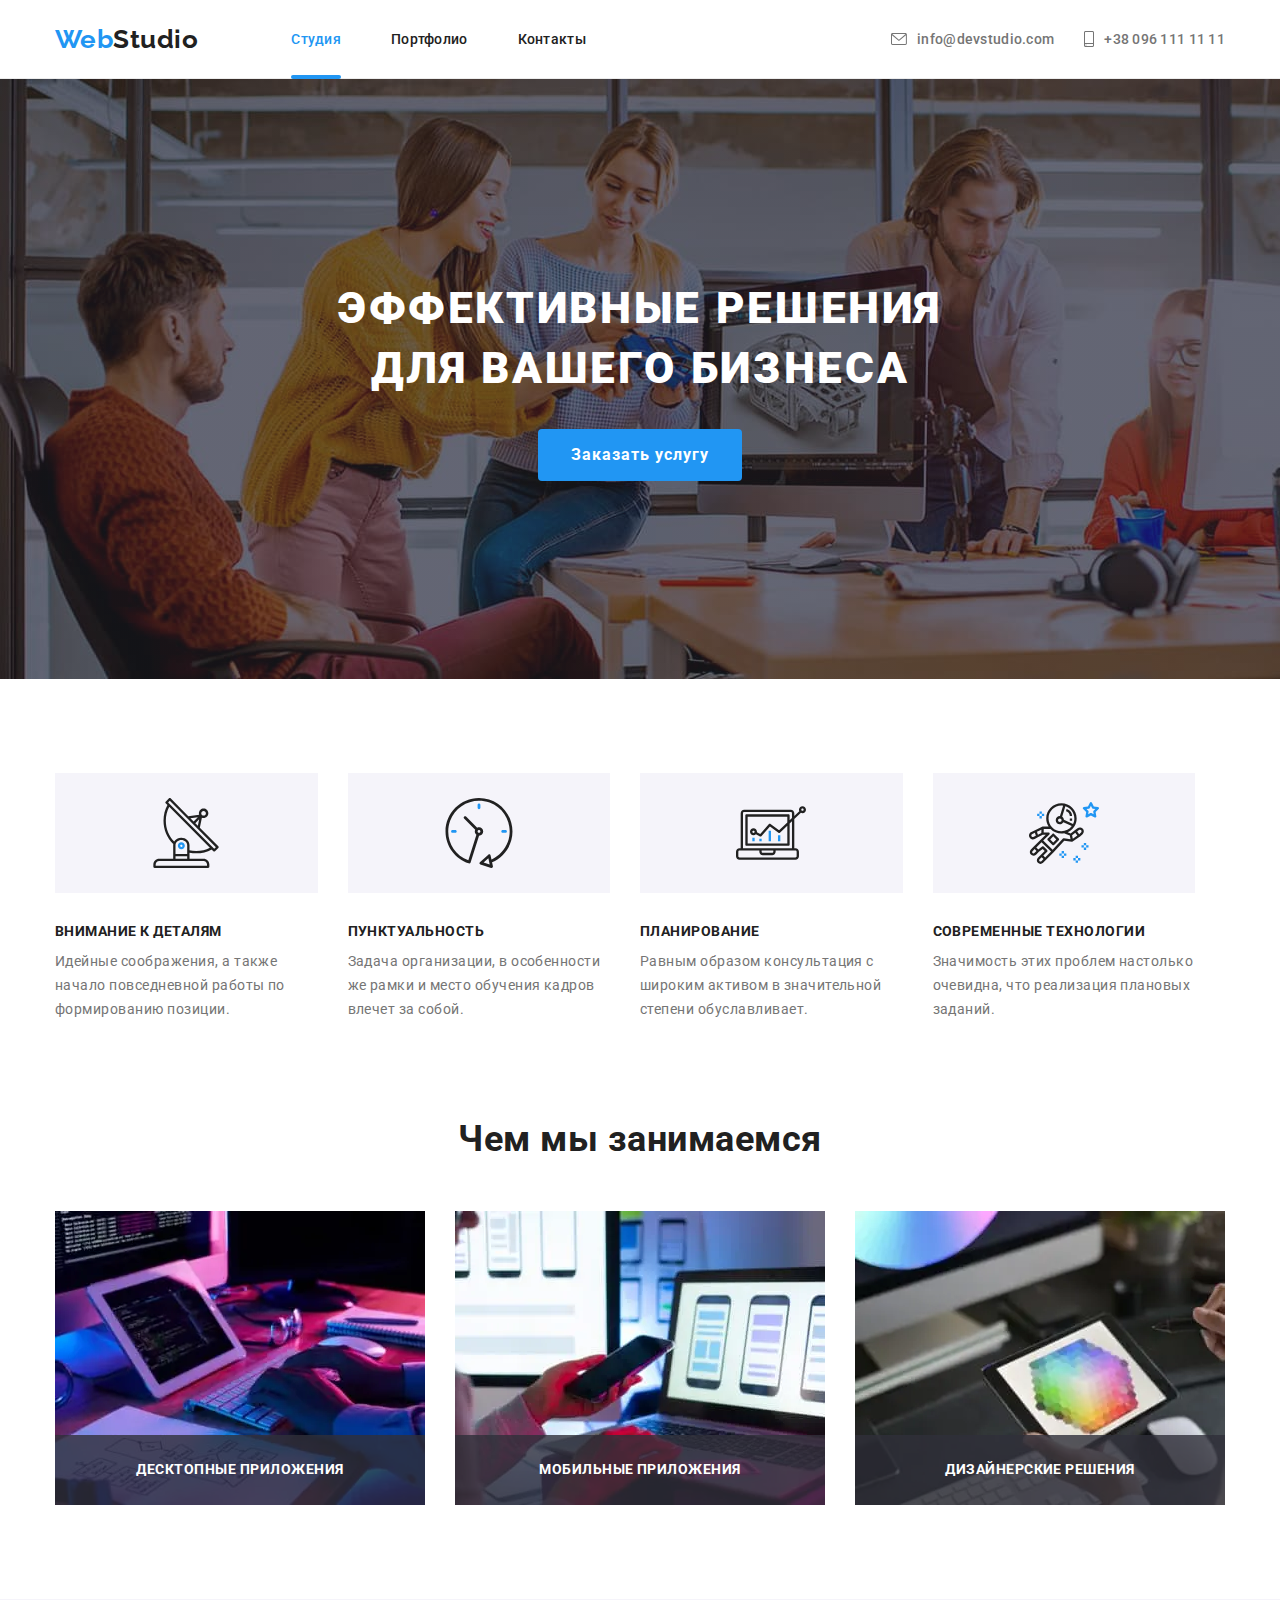
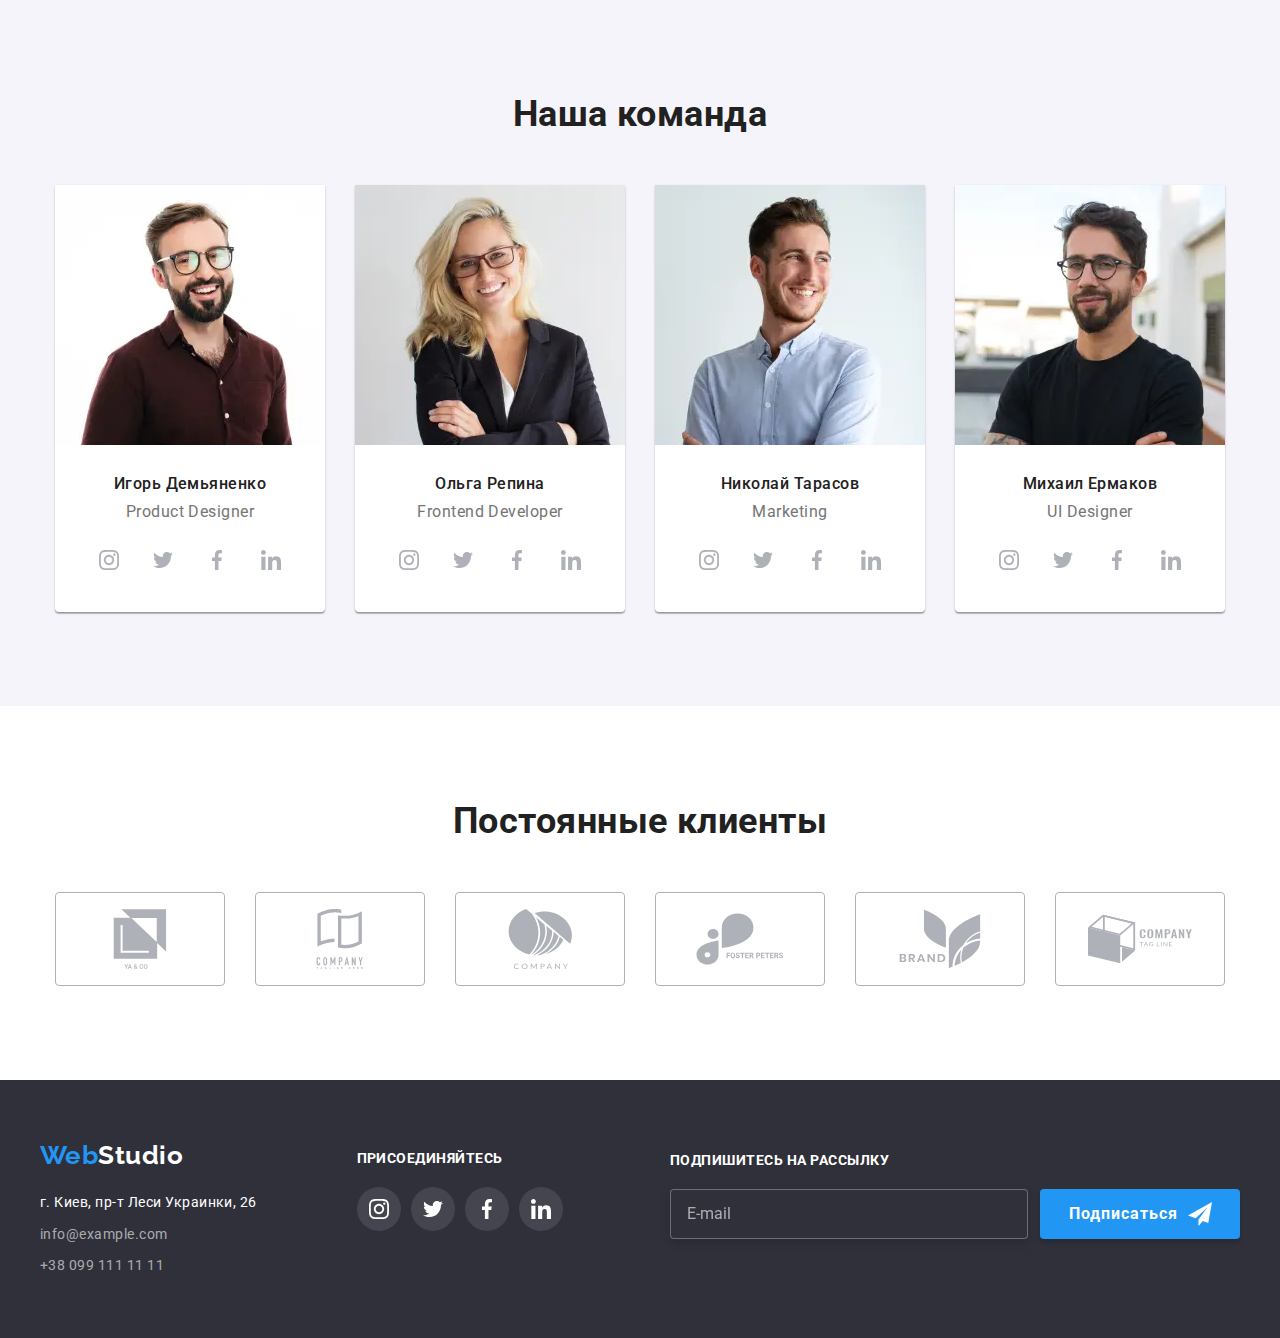
<file: index.html>
<!DOCTYPE html>
<html lang="ru">

<head>
  <meta charset="UTF-8" />
  <meta http-equiv="X-UA-Compatible" content="IE=edge" />
  <meta name="viewport" content="width=device-width, initial-scale=1.0" />
  <title>Студия</title>

  <link rel="preconnect" href="https://fonts.gstatic.com" />
  <link href="https://fonts.googleapis.com/css2?family=Raleway:wght@700&family=Roboto:wght@400;500;700;900&display=swap"
    rel="stylesheet" />
  <link rel="stylesheet"
    href="https://cdnjs.cloudflare.com/ajax/libs/modern-normalize/1.0.0/modern-normalize.min.css" />
  <link rel="stylesheet" href="./css/main.min.css">
</head>

<body>
  <!-- HEADER -->
  <header class="header header-section">
    <div class="container header-container">
      <a href="./index.html" lang="en" class="logo logo-geometry"><span class="logo__name-one">Web</span><span
          class="logo__name-two">Studio</span></a>
      <nav class="nav">
        <ul class="nav-list list">
          <li class="nav-list__point">
            <a href="./index.html" class="nav-list__item nav-list__item--current">Студия</a>
          </li>
          <li class="nav-list__point">
            <a href="./portfolio.html" class="nav-list__item">Портфолио</a>
          </li>
          <li class="nav-list__point"><a href="" class="nav-list__item">Контакты</a></li>
        </ul>
      </nav>

      <button class="burger-button" data-menu-open>
        <svg class="burger-button__icon">
          <use href="./images/sprite.svg#icon-menu-burger"></use>
        </svg>
      </button>

      <ul class="contacts list nav-contacts">
        <li class="contacts__point">
          <a href="mailto:info@devstudio.com" class="contacts__item">
            <svg class="contacts__icon contacts__icon--mail" width="16" height="12">
              <use href="./images/sprite.svg#icon-envelope"></use>
            </svg>
            info@devstudio.com</a>
        </li>
        <li class="contacts__point">
          <a href="tel:+380961111111" class="contacts__item">
            <svg class="contacts__icon contacts__icon--phone" width="10" height="16">
              <use href="./images/sprite.svg#icon-smartphone"></use>
            </svg>
            +38 096 111 11 11</a>
        </li>
      </ul>
    </div>
    <div class="mobile-menu" data-menu>
      <div class="container mobile-menu-container">
        <button class="mobile-close-button mobile-menu-container__close-button" data-menu-close>
          <svg class="mobile-close-button__icon">
            <use href="./images/sprite.svg#icon-close-button"></use>
          </svg>
        </button>
        <ul class="mobile-nav list">
          <li class="mobile-nav__item"><a href="./index.html" class="mobile-nav__link link">Студия</a></li>
          <li class="mobile-nav__item"><a href="./portfolio.html" class="mobile-nav__link link">Портфолио</a></li>
          <li class="mobile-nav__item"><a href="#" class="mobile-nav__link link">Контакты</a></li>
        </ul>
        <div class="mobile-bottom">
          <ul class="mobile-contacts list">
            <li class="mobile-contacts__point">
              <a href="mailto:info@devstudio.com" class="mobile-contacts__item link">
                <svg class="mobile-contacts__icon mobile-contacts__icon--mail" width="16" height="12">
                  <use href="./images/sprite.svg#icon-envelope"></use>
                </svg>
                info@devstudio.com</a>
            </li>
            <li class="mobile-contacts__point">
              <a href="tel:+380961111111" class="mobile-contacts__item--bigger link">
                <svg class="mobile-contacts__icon mobile-contacts__icon--phone" width="10" height="16">
                  <use href="./images/sprite.svg#icon-smartphone"></use>
                </svg>
                +38 096 111 11 11</a>
            </li>
          </ul>

          <ul class="mobile-social-networks list">
            <li class="mobile-social-networks__item"><a href="#" class="mobile-social-networks__link link">Instagram</a>
            </li>
            <li class="mobile-social-networks__item"><a href="#" class="mobile-social-networks__link link">Twitter</a>
            </li>
            <li class="mobile-social-networks__item"><a href="#" class="mobile-social-networks__link link">Facebook</a>
            </li>
            <li class="mobile-social-networks__item"><a href="#" class="mobile-social-networks__link link">LinkedIn</a>
            </li>
          </ul>
        </div>
      </div>
    </div>
  </header>
  <!-- MAIN -->
  <main>
    <!-- HERO -->
    <section class="hero section hero-geometry">
      <div class="container">
        <h1 class="hero__title">
          Эффективные решения <br> для вашего бизнеса
        </h1>
        <button type="button" class="hero__button" data-modal-open>
          Заказать услугу
        </button>
      </div>
    </section>

    <!-- WHY US -->
    <section class="advantages section advantages-geometry">
      <div class="container">
        <h2 class="heading-studio visually-hidden">Почему мы?</h2>
        <ul class="pros list pros-geometry">
          <li class="pros__list-item">
            <div class="pros__pic">
              <svg class="pros__icon" width="70" height="70">
                <use href="./images/sprite.svg#icon-antenna"></use>
              </svg>
            </div>
            <h3 class="pros__name">Внимание к деталям</h3>
            <p class="pros__content">
              Идейные соображения, а также начало повседневной работы по
              формированию позиции.
            </p>
          </li>

          <li class="pros__list-item">
            <div class="pros__pic">
              <svg class="pros__icon" width="70" height="70">
                <use href="./images/sprite.svg#icon-clock"></use>
              </svg>
            </div>
            <h3 class="pros__name">Пунктуальность</h3>
            <p class="pros__content">
              Задача организации, в особенности же рамки и место обучения
              кадров влечет за собой.
            </p>
          </li>

          <li class="pros__list-item">
            <div class="pros__pic">
              <svg class="pros__icon" width="70" height="70">
                <use href="./images/sprite.svg#icon-diagram"></use>
              </svg>
            </div>
            <h3 class="pros__name">Планирование</h3>
            <p class="pros__content">
              Равным образом консультация с широким активом в значительной
              степени обуславливает.
            </p>
          </li>

          <li class="pros__list-item">
            <div class="pros__pic">
              <svg class="pros__icon" width="70" height="70">
                <use href="./images/sprite.svg#icon-astronaut"></use>
              </svg>
            </div>
            <h3 class="pros__name">
              Современные технологии
            </h3>
            <p class="pros__content">
              Значимость этих проблем настолько очевидна, что реализация
              плановых заданий.
            </p>
          </li>
        </ul>
      </div>
    </section>

    <!-- WHAT WE DO -->
    <section class="works section works-geometry">
      <div class="container">
        <h2 class="heading-studio">Чем мы занимаемся</h2>
        <ul class="services list services-geometry">
          <li class="services__image">


            <picture>
              <source media="(min-width: 1200px)"
                srcset="./images/what-we-do/hands-typing-web.webp 1x, ./images/what-we-do/hands-typing-web@2x.webp 2x"
                type="image/webp">
              <source media="(min-width: 1200px)"
                srcset="./images/what-we-do/hands-typing.jpg 1x, ./images/what-we-do/hands-typing@2x.jpg 2x">
              <img src="#" alt="Руки, набирающие текст на беспроводной клавиатуре" />
            </picture>

            <div class="services__description">
              <p class="services__name">Десктопные приложения</p>
            </div>
          </li>
          <li class="services__image">

            <picture>
              <source media="(min-width: 1200px)"
                srcset="./images/what-we-do/one-hand-holding-the-phone-web.webp 1x, ./images/what-we-do/one-hand-holding-the-phone-web@2x.webp 2x"
                type="image/webp">
              <source media="(min-width: 1200px)"
                srcset="./images/what-we-do/one-hand-holding-the-phone.jpg 1x, ./images/what-we-do/one-hand-holding-the-phone@2x.jpg 2x">
              <img src="#" alt="Руки: в одной мобильный телефон, вторая лежит на клавиатуре" />
            </picture>
            <div class="services__description">
              <p class="services__name">Мобильные приложения</p>
            </div>
          </li>
          <li class="services__image">
            <picture>
              <source media="(min-width: 1200px)"
                srcset="./images/what-we-do/color-palette-web.webp 1x, ./images/what-we-do/color-palette-web@2x.webp 2x"
                type="image/webp">
              <source media="(min-width: 1200px)"
                srcset="./images/what-we-do/color-palette.jpg 1x, ./images/what-we-do/color-palette@2x.jpg 2x">
              <img src="#" alt="Руки, держащие планшет с изображением цветовой палитры" />
            </picture>

            <div class="services__description">
              <p class="services__name">Дизайнерские решения</p>
            </div>
          </li>

        </ul>
      </div>
    </section>

    <!-- OUR TEAM -->
    <section class="employees section">
      <div class="container">
        <h2 class="heading-studio">Наша команда</h2>
        <ul class="team list">
          <li class="team__employee-card">

            <picture>
              <source media="(min-width: 1200px)"
                srcset="./images/our-team/desktop/igor-demianenko-web.webp 1x, ./images/our-team/desktop/igor-demianenko-web@2x.webp 2x"
                type="image/webp">
              <source media="(min-width: 1200px)"
                srcset="./images/our-team/desktop/igor-demianenko.jpg 1x, ./images/our-team/desktop/igor-demianenko@2x.jpg 2x">

              <source media="(min-width: 768px)"
                srcset="./images/our-team/tablet/igor-demianenko-web.webp 1x, ./images/our-team/tablet/igor-demianenko-web@2x.webp 2x"
                type="image/webp">
              <source media="(min-width: 768px)"
                srcset="./images/our-team/tablet/igor-demianenko.jpg 1x, ./images/our-team/tablet/igor-demianenko@2x.jpg 2x">

              <source media="(min-width: 320px) and (max-width: 768px)"
                srcset="./images/our-team/phone/igor-demianenko-web.webp 1x, ./images/our-team/phone/igor-demianenko-web@2x.webp 2x"
                type="image/webp">
              <source media="(min-width: 320px) and (max-width: 768px)"
                srcset="./images/our-team/phone/igor-demianenko.jpg 1x, ./images/our-team/phone/igor-demianenko@2x.jpg 2x">

              <img src="#" alt="Игорь Демьяненко" />
            </picture>

            <div class="team__employee-info">
              <h3 class="team__employee-name">Игорь Демьяненко</h3>
              <p lang="en" class="team__employee-job">
                Product Designer
              </p>
              <ul class="networks list">
                <li class="networks__item list">
                  <a href="" class="networks__link">
                    <svg class="networks__icon" width="20" height="20">
                      <use href="./images/sprite.svg#icon-instagram"></use>
                    </svg>
                  </a>
                </li>
                <li class="networks__item list">
                  <a href="" class="networks__link">
                    <svg class="networks__icon" width="20" height="20">
                      <use href="./images/sprite.svg#icon-twitter"></use>
                    </svg>
                  </a>
                </li>
                <li class="networks__item list">
                  <a href="" class="networks__link">
                    <svg class="networks__icon" width="20" height="20">
                      <use href="./images/sprite.svg#icon-facebook"></use>
                    </svg>
                  </a>
                </li>
                <li class="networks__item list">
                  <a href="" class="networks__link">
                    <svg class="networks__icon" width="20" height="20">
                      <use href="./images/sprite.svg#icon-linkedin"></use>
                    </svg>
                  </a>
                </li>
              </ul>
            </div>
          </li>
          <li class="team__employee-card">

            <picture>
              <source media="(min-width: 1200px)"
                srcset="./images/our-team/desktop/olga-repina-web.webp 1x, ./images/our-team/desktop/olga-repina-web@2x.webp 2x"
                type="image/webp">
              <source media="(min-width: 1200px)"
                srcset="./images/our-team/desktop/olga-repina.jpg 1x, ./images/our-team/desktop/olga-repina@2x.jpg 2x">

              <source media="(min-width: 768px)"
                srcset="./images/our-team/tablet/olga-repina-web.webp 1x, ./images/our-team/tablet/olga-repina-web@2x.webp 2x"
                type="image/webp">
              <source media="(min-width: 768px)"
                srcset="./images/our-team/tablet/olga-repina.jpg 1x, ./images/our-team/tablet/olga-repina@2x.jpg 2x">

              <source media="(min-width: 320px) and (max-width: 768px)"
                srcset="./images/our-team/phone/olga-repina-web.webp 1x, ./images/our-team/phone/olga-repina-web@2x.webp 2x"
                type="image/webp">
              <source media="(min-width: 320px) and (max-width: 768px)"
                srcset="./images/our-team/phone/olga-repina.jpg 1x, ./images/our-team/phone/olga-repina@2x.jpg 2x">

              <img src="#" alt="Ольга Репина" />
            </picture>

            <div class="team__employee-info">
              <h3 class="team__employee-name">Ольга Репина</h3>
              <p lang="en" class="team__employee-job">
                Frontend Developer
              </p>
              <ul class="networks list">
                <li class="networks__item list">
                  <a href="" class="networks__link">
                    <svg class="networks__icon" width="20" height="20">
                      <use href="./images/sprite.svg#icon-instagram"></use>
                    </svg>
                  </a>
                </li>
                <li class="networks__item list">
                  <a href="" class="networks__link">
                    <svg class="networks__icon" width="20" height="20">
                      <use href="./images/sprite.svg#icon-twitter"></use>
                    </svg>
                  </a>
                </li>
                <li class="networks__item list">
                  <a href="" class="networks__link">
                    <svg class="networks__icon" width="20" height="20">
                      <use href="./images/sprite.svg#icon-facebook"></use>
                    </svg>
                  </a>
                </li>
                <li class="networks__item list">
                  <a href="" class="networks__link">
                    <svg class="networks__icon" width="20" height="20">
                      <use href="./images/sprite.svg#icon-linkedin"></use>
                    </svg>
                  </a>
                </li>
              </ul>
            </div>
          </li>
          <li class="team__employee-card">

            <picture>
              <source media="(min-width: 1200px)"
                srcset="./images/our-team/desktop/nikolai-tarasov-web.webp 1x, ./images/our-team/desktop/nikolai-tarasov-web@2x.webp 2x"
                type="image/webp">
              <source media="(min-width: 1200px)"
                srcset="./images/our-team/desktop/nikolai-tarasov.jpg 1x, ./images/our-team/desktop/nikolai-tarasov@2x.jpg 2x">

              <source media="(min-width: 768px)"
                srcset="./images/our-team/tablet/nikolai-tarasov-web.webp 1x, ./images/our-team/tablet/nikolai-tarasov-web@2x.webp 2x"
                type="image/webp">
              <source media="(min-width: 768px)"
                srcset="./images/our-team/tablet/nikolai-tarasov.jpg 1x, ./images/our-team/tablet/nikolai-tarasov@2x.jpg 2x">

              <source media="(min-width: 320px) and (max-width: 768px)"
                srcset="./images/our-team/phone/nikolai-tarasov-web.webp 1x, ./images/our-team/phone/nikolai-tarasov-web@2x.webp 2x"
                type="image/webp">
              <source media="(min-width: 320px) and (max-width: 768px)"
                srcset="./images/our-team/phone/nikolai-tarasov.jpg 1x, ./images/our-team/phone/nikolai-tarasov@2x.jpg 2x">

              <img src="#" alt="Николай Тарасов" />
            </picture>

            <div class="team__employee-info">
              <h3 class="team__employee-name">Николай Тарасов</h3>
              <p lang="en" class="team__employee-job">Marketing</p>
              <ul class="networks list">
                <li class="networks__item list">
                  <a href="" class="networks__link">
                    <svg class="networks__icon" width="20" height="20">
                      <use href="./images/sprite.svg#icon-instagram"></use>
                    </svg>
                  </a>
                </li>
                <li class="networks__item list">
                  <a href="" class="networks__link">
                    <svg class="networks__icon" width="20" height="20">
                      <use href="./images/sprite.svg#icon-twitter"></use>
                    </svg>
                  </a>
                </li>
                <li class="networks__item list">
                  <a href="" class="networks__link">
                    <svg class="networks__icon" width="20" height="20">
                      <use href="./images/sprite.svg#icon-facebook"></use>
                    </svg>
                  </a>
                </li>
                <li class="networks__item list">
                  <a href="" class="networks__link">
                    <svg class="networks__icon" width="20" height="20">
                      <use href="./images/sprite.svg#icon-linkedin"></use>
                    </svg>
                  </a>
                </li>
              </ul>
            </div>
          </li>
          <li class="team__employee-card">

            <picture>
              <source media="(min-width: 1200px)"
                srcset="./images/our-team/desktop/mikhail-ermakov-web.webp 1x, ./images/our-team/desktop/mikhail-ermakov-web@2x.webp 2x"
                type="image/webp">
              <source media="(min-width: 1200px)"
                srcset="./images/our-team/desktop/mikhail-ermakov.jpg 1x, ./images/our-team/desktop/mikhail-ermakov@2x.jpg 2x">

              <source media="(min-width: 768px)"
                srcset="./images/our-team/tablet/mikhail-ermakov-web.webp 1x, ./images/our-team/tablet/mikhail-ermakov-web@2x.webp 2x"
                type="image/webp">
              <source media="(min-width: 768px)"
                srcset="./images/our-team/tablet/mikhail-ermakov.jpg 1x, ./images/our-team/tablet/mikhail-ermakov@2x.jpg 2x">

              <source media="(min-width: 320px) and (max-width: 768px)"
                srcset="./images/our-team/phone/mikhail-ermakov-web.webp 1x, ./images/our-team/phone/mikhail-ermakov-web@2x.webp 2x"
                type="image/webp">
              <source media="(min-width: 320px) and (max-width: 768px)"
                srcset="./images/our-team/phone/mikhail-ermakov.jpg 1x, ./images/our-team/phone/mikhail-ermakov@2x.jpg 2x">

              <img src="#" alt="Михаил Ермаков" />
            </picture>

            <div class="team__employee-info">
              <h3 class="team__employee-name">Михаил Ермаков</h3>
              <p lang="en" class="team__employee-job">UI Designer</p>
              <ul class="networks list">
                <li class="networks__item list">
                  <a href="" class="networks__link">
                    <svg class="networks__icon" width="20" height="20">
                      <use href="./images/sprite.svg#icon-instagram"></use>
                    </svg>
                  </a>
                </li>
                <li class="networks__item list">
                  <a href="" class="networks__link">
                    <svg class="networks__icon" width="20" height="20">
                      <use href="./images/sprite.svg#icon-twitter"></use>
                    </svg>
                  </a>
                </li>
                <li class="networks__item list">
                  <a href="" class="networks__link">
                    <svg class="networks__icon" width="20" height="20">
                      <use href="./images/sprite.svg#icon-facebook"></use>
                    </svg>
                  </a>
                </li>
                <li class="networks__item list">
                  <a href="" class="networks__link">
                    <svg class="networks__icon" width="20" height="20">
                      <use href="./images/sprite.svg#icon-linkedin"></use>
                    </svg>
                  </a>
                </li>
              </ul>
            </div>
          </li>
        </ul>
      </div>
    </section>

    <section class="our-clients section">
      <div class="container">
        <h2 class="heading-studio">Постоянные клиенты</h2>
        <ul class="clients list">
          <li class="clients__item">
            <a href="" class="clients__link"><svg class="clients__icon" width="106" height="60">
                <use href="./images/sprite.svg#icon-yaco"></use>
              </svg>
            </a>
          </li>

          <li class="clients__item">
            <a href="" class="clients__link"><svg class="clients__icon" width="106" height="60">
                <use href="./images/sprite.svg#icon-company-tagline-here"></use>
              </svg>
            </a>
          </li>

          <li class="clients__item">
            <a href="" class="clients__link"><svg class="clients__icon" width="106" height="60">
                <use href="./images/sprite.svg#icon-company"></use>
              </svg>
            </a>
          </li>

          <li class="clients__item">
            <a href="" class="clients__link"><svg class="clients__icon" width="106" height="60">
                <use href="./images/sprite.svg#icon-foster-petters"></use>
              </svg>
            </a>
          </li>

          <li class="clients__item">
            <a href="" class="clients__link"><svg class="clients__icon" width="106" height="60">
                <use href="./images/sprite.svg#icon-brand"></use>
              </svg>
            </a>
          </li>

          <li class="clients__item">
            <a href="" class="clients__link"><svg class="clients__icon" width="106" height="60">
                <use href="./images/sprite.svg#icon-company-tagline"></use>
              </svg>
            </a>
          </li>
        </ul>
      </div>
    </section>
  </main>
  <!-- Footer -->
  <footer class="footer">
    <div class="container footer-container">
      <div class="address-networks-container">
        <div class="footer-contacts contacts-geometry">
          <a href="index.html" lang="en" class="logo logo-footer"><span class="logo__name-one">Web</span><span
              class="logo__name-two--white">Studio</span></a>
          <address>
            <ul class="address list">
              <li class="address__map">
                <a href="https://goo.gl/maps/o1qzPbgA9d3HTLMZ9" target="_blank" rel="noopener noreferrer"
                  class="address__google-maps">г. Киев, пр-т Леси Украинки, 26</a>
              </li>
              <li class="address__email">
                <a href="mailto:info@example.com" class="address__virtual-link">info@example.com</a>
              </li>
              <li class="address__phone">
                <a href="tel:+380991111111" class="address__virtual-link">+38 099 111 11 11</a>
              </li>
            </ul>
          </address>
        </div>
        <div class="join-us footer-networks">
          <h3 class="join-us__footer-heading">Присоединяйтесь</h3>
          <ul class="networks list">
            <li class="networks__item list">
              <a href="" class="networks__link networks__link-grey">
                <svg class="networks__icon" width="20" height="20">
                  <use href="./images/sprite.svg#icon-instagram"></use>
                </svg>
              </a>
            </li>
            <li class="networks__item list">
              <a href="" class="networks__link networks__link-grey">
                <svg class="networks__icon" width="20" height="20">
                  <use href="./images/sprite.svg#icon-twitter"></use>
                </svg>
              </a>
            </li>
            <li class="networks__item list">
              <a href="" class="networks__link networks__link-grey">
                <svg class="networks__icon" width="20" height="20">
                  <use href="./images/sprite.svg#icon-facebook"></use>
                </svg>
              </a>
            </li>
            <li class="networks__item list">
              <a href="" class="networks__link networks__link-grey">
                <svg class="networks__icon" width="20" height="20">
                  <use href="./images/sprite.svg#icon-linkedin"></use>
                </svg>
              </a>
            </li>
          </ul>
        </div>
      </div>

      <div class="footer-form footer-form-geometry">
        <form action="#" class="contact-form">
          <p class="contact-form__feedback">Подпишитесь на рассылку</p>
          <div class="form-field">
            <label class="form-field__label">
              <input class="form-field__input" type="email" name="email" placeholder="E-mail" required>
            </label>
            <button class="form-field__button" type="submit">Подписаться
              <svg class="form-field__icon" width="24" height="24">
                <use href="./images/sprite.svg#icon-icon-send"></use>
              </svg>
            </button>
          </div>
        </form>
      </div>
    </div>
  </footer>
  <div class="backdrop is-hidden" data-modal>
    <div class="modal">
      <button type="button" class="close-button" data-modal-close>
        <svg class="modal-button" width="18" height="18">
          <use href=./images/sprite.svg#icon-close-button></use>
        </svg>
      </button>
      <form class="modal-form" autocomplete="off">

        <p class="modal-form-feedback">Оставьте свои данные, мы вам перезвоним</p>
        <label class="modal-form-label">Имя
          <input class="modal-form-input" type="text" name="user-name" minlength="2" pattern="[a-zA-Zа-яёА-ЯЁ]+"
            title="Имя должно содержать символы кирилицы или латиницы" required>
          <svg class="modal-form-icon" width="18" height="18">
            <use href="./images/sprite.svg#icon-person-black"></use>
          </svg>
        </label>

        <label class="modal-form-label">Телефон
          <input class="modal-form-input" type="tel" name="user-phone" pattern="[0-9]{3}[0-9]{3}[0-9]{2}[0-9]{2}"
            title="0960000000" required>
          <svg class="modal-form-icon" width="18" height="18">
            <use href="./images/sprite.svg#icon-phone-black"></use>
          </svg>
        </label>

        <label class="modal-form-label">Почта
          <input class="modal-form-input" type="email" name="user-email" required>
          <svg class="modal-form-icon" width="18" height="18">
            <use href="./images/sprite.svg#icon-email-black"></use>
          </svg>
        </label>

        <label class="modal-form-label">Комментарий
          <textarea class="modal-form-comment" name="user-comment" placeholder="Введите текст"></textarea>
        </label>

        <label class="checkbox-label">
          <input class="checkbox visually-hidden" type="checkbox" name="chechbox" required />
          <span class="checkbox-icon"></span>Соглашаюсь с рассылкой и принимаю &nbsp;<a href="#"
            class="modal-form-policy-link">Условия договора</a>
        </label>

        <button class="modal-form-button" type="submit">Отправить</button>


      </form>

    </div>
  </div>
  <script src="./js/menu.js"></script>
  <script src="./js/modal.js"></script>
</body>

</html>
</file>
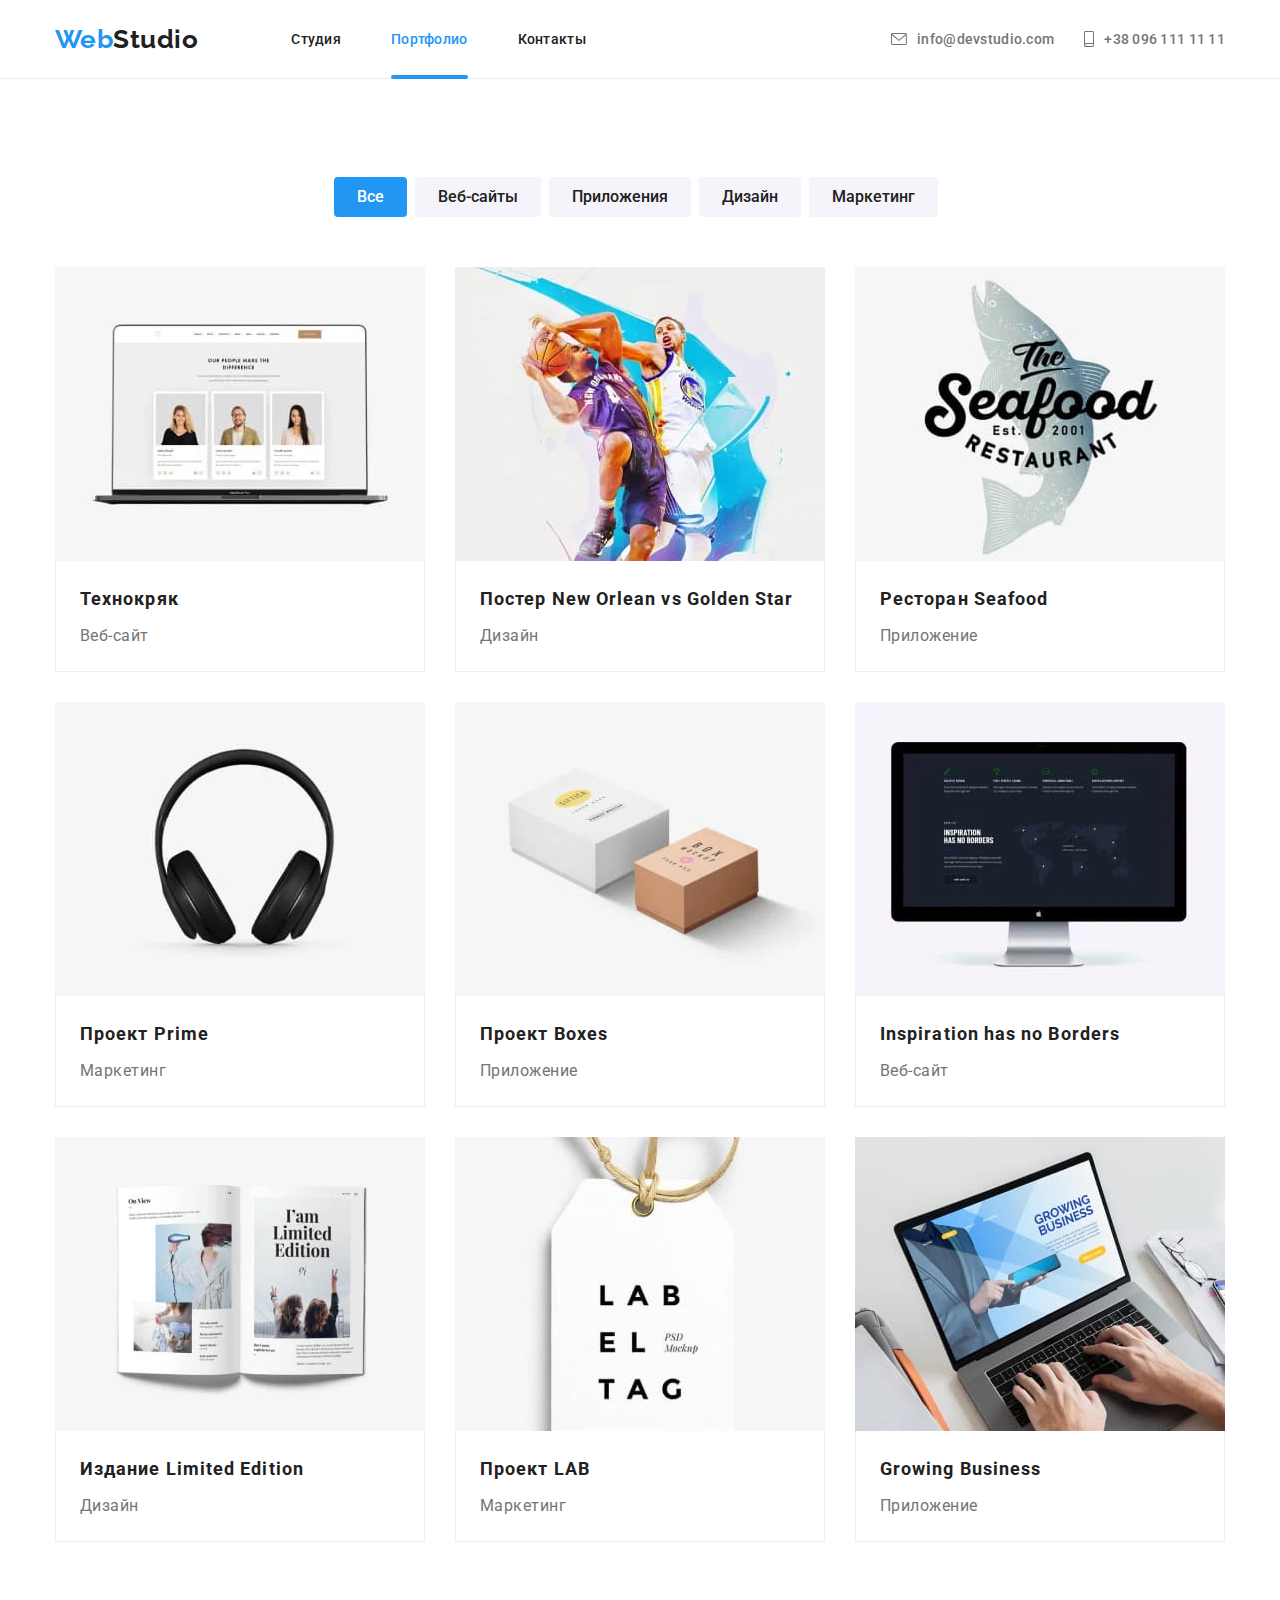
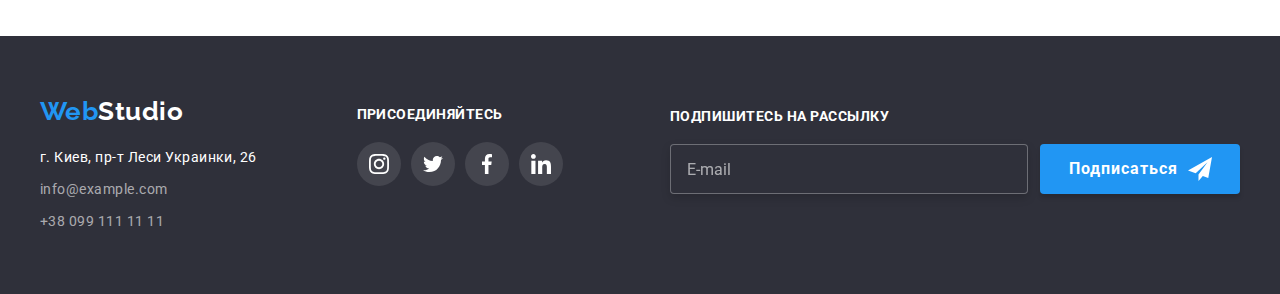
<file: portfolio.html>
<!DOCTYPE html>
<html lang="en">

<head>
  <meta charset="UTF-8" />
  <meta http-equiv="X-UA-Compatible" content="IE=edge" />
  <meta name="viewport" content="width=device-width, initial-scale=1.0" />
  <title>Портфолио</title>
  <link rel="preconnect" href="https://fonts.gstatic.com" />
  <link href="https://fonts.googleapis.com/css2?family=Raleway:wght@700&family=Roboto:wght@400;500;700;900&display=swap"
    rel="stylesheet" />
  <link rel="stylesheet"
    href="https://cdnjs.cloudflare.com/ajax/libs/modern-normalize/1.0.0/modern-normalize.min.css" />
  <link rel="stylesheet" href="./css/main.min.css" />
</head>

<body>
  <!-- Header -->
  <header class="header header-section">
    <div class="container header-container">
      <a href="index.html" lang="en" class="logo logo-geometry"><span class="logo__name-one">Web</span><span
          class="logo__name-two">Studio</span></a>
      <nav class="nav">
        <ul class="nav-list list">
          <li class="nav-list__point">
            <a href="./index.html" class="nav-list__item">Студия</a>
          </li>
          <li class="nav-list__point">
            <a href="./portfolio.html" class="nav-list__item nav-list__item--current">Портфолио</a>
          </li>
          <li class="nav-list__point">
            <a href="" class="nav-list__item">Контакты</a>
          </li>
        </ul>
      </nav>

      <button class="burger-button" data-menu-open>
        <svg class="burger-button__icon">
          <use href="./images/sprite.svg#icon-menu-burger"></use>
        </svg>
      </button>

      <ul class="contacts list nav-contacts">
        <li class="contacts__point">
          <a href="mailto:info@devstudio.com" class="contacts__item">
            <svg class="contacts__icon" width="16" height="12">
              <use href="./images/sprite.svg#icon-envelope"></use>
            </svg>
            info@devstudio.com</a>
        </li>
        <li class="contacts__point">
          <a href="tel:+380961111111" class="contacts__item">
            <svg class="contacts__icon" width="10" height="16">
              <use href="./images/sprite.svg#icon-smartphone"></use>
            </svg>
            +38 096 111 11 11</a>
        </li>
      </ul>
    </div>

    <div class="mobile-menu" data-menu>
      <div class="container mobile-menu-container">
        <button class="mobile-close-button mobile-menu-container__close-button" data-menu-close>
          <svg class="mobile-close-button__icon">
            <use href="./images/sprite.svg#icon-close-button"></use>
          </svg>
        </button>

        <ul class="mobile-nav list">
          <li class="mobile-nav__item">
            <a href="./index.html" class="mobile-nav__link link">Студия</a>
          </li>
          <li class="mobile-nav__item">
            <a href="./portfolio.html" class="mobile-nav__link link">Портфолио</a>
          </li>
          <li class="mobile-nav__item">
            <a href="#" class="mobile-nav__link link">Контакты</a>
          </li>
        </ul>
        <div class="mobile-bottom">
          <ul class="mobile-contacts list">
            <li class="mobile-contacts__point">
              <a href="mailto:info@devstudio.com" class="mobile-contacts__item link">
                <svg class="mobile-contacts__icon mobile-contacts__icon--mail" width="16" height="12">
                  <use href="./images/sprite.svg#icon-envelope"></use>
                </svg>
                info@devstudio.com</a>
            </li>
            <li class="mobile-contacts__point">
              <a href="tel:+380961111111" class="mobile-contacts__item--bigger link">
                <svg class="mobile-contacts__icon mobile-contacts__icon--phone" width="10" height="16">
                  <use href="./images/sprite.svg#icon-smartphone"></use>
                </svg>
                +38 096 111 11 11</a>
            </li>
          </ul>

          <ul class="mobile-social-networks list">
            <li class="mobile-social-networks__item">
              <a href="#" class="mobile-social-networks__link link">Instagram</a>
            </li>
            <li class="mobile-social-networks__item">
              <a href="#" class="mobile-social-networks__link link">Twitter</a>
            </li>
            <li class="mobile-social-networks__item">
              <a href="#" class="mobile-social-networks__link link">Facebook</a>
            </li>
            <li class="mobile-social-networks__item">
              <a href="#" class="mobile-social-networks__link link">LinkedIn</a>
            </li>
          </ul>
        </div>
      </div>
  </header>
  <!-- Main -->
  <main>
    <!-- Examples of our works -->
    <section class="section">
      <div class="container">
        <!-- Hidden -->
        <h1 class="portfolio-hero-heading visually-hidden">
          Примеры наших работ, услуги
        </h1>
        <ul class="list buttons buttons-geometry">
          <li class="buttons__content">
            <button type="button" class="
                  buttons__portfolio-button buttons__portfolio-button--current
                ">
              Все
            </button>
          </li>
          <li class="buttons__content">
            <button type="button" class="buttons__portfolio-button">
              Веб-сайты
            </button>
          </li>
          <li class="buttons__content">
            <button type="button" class="buttons__portfolio-button">
              Приложения
            </button>
          </li>
          <li class="buttons__content">
            <button type="button" class="buttons__portfolio-button">
              Дизайн
            </button>
          </li>
          <li class="buttons__content">
            <button type="button" class="buttons__portfolio-button">
              Маркетинг
            </button>
          </li>
        </ul>

        <ul class="products list">
          <li class="products__item">
            <a href="#" class="products__link">
              <div class="products__content">
                <picture>
                  <source media="(min-width: 1200px)" srcset="
                        ./images/portfolio-examples/desktop/technokriak-web.webp    1x,
                        ./images/portfolio-examples/desktop/technokriak-web@2x.webp 2x
                      " type="image/webp" />
                  <source media="(min-width: 1200px)" srcset="
                        ./images/portfolio-examples/desktop/technokriak.jpg    1x,
                        ./images/portfolio-examples/desktop/technokriak@2x.jpg 2x
                      " />

                  <source media="(min-width: 768px)" srcset="
                        ./images/portfolio-examples/tablet/technokriak-web.webp    1x,
                        ./images/portfolio-examples/tablet/technokriak-web@2x.webp 2x
                      " type="image/webp" />
                  <source media="(min-width: 768px)" srcset="
                        ./images/portfolio-examples/tablet/technokriak.jpg    1x,
                        ./images/portfolio-examples/tablet/technokriak@2x.jpg 2x
                      " />

                  <source media="(min-width: 320px) and (max-width: 768px)" srcset="
                        ./images/portfolio-examples/phone/technokriak-web.webp    1x,
                        ./images/portfolio-examples/phone/technokriak-web@2x.webp 2x
                      " type="image/webp" />
                  <source media="(min-width: 320px) and (max-width: 768px)" srcset="
                        ./images/portfolio-examples/phone/technokriak.jpg    1x,
                        ./images/portfolio-examples/phone/technokriak@2x.jpg 2x
                      " />

                  <img src="#" alt="Пример выполнения сайта Технокряк" />
                </picture>

                <p class="products__overlay">
                  Технокряк это современная площадка распространения
                  коронавируса. Компании используют эту платформу для
                  цифрового шпионажа и атак на защищённые сервера конкурентов.
                </p>
              </div>

              <div class="products__description">
                <h2 class="products__name">Технокряк</h2>
                <p class="products__example">Веб-сайт</p>
              </div>
            </a>
          </li>

          <li class="products__item">
            <a href="#" class="products__link">
              <div class="products__content">
                <picture>
                  <source media="(min-width: 1200px)" srcset="
                        ./images/portfolio-examples/desktop/basketball-web.webp    1x,
                        ./images/portfolio-examples/desktop/basketball-web@2x.webp 2x
                      " type="image/webp" />
                  <source media="(min-width: 1200px)" srcset="
                        ./images/portfolio-examples/desktop/basketball.jpg    1x,
                        ./images/portfolio-examples/desktop/basketball@2x.jpg 2x
                      " />

                  <source media="(min-width: 768px)" srcset="
                        ./images/portfolio-examples/tablet/basketball-web.webp    1x,
                        ./images/portfolio-examples/tablet/basketball-web@2x.webp 2x
                      " type="image/webp" />
                  <source media="(min-width: 768px)" srcset="
                        ./images/portfolio-examples/tablet/basketball.jpg    1x,
                        ./images/portfolio-examples/tablet/basketball@2x.jpg 2x
                      " />

                  <source media="(min-width: 320px) and (max-width: 768px)" srcset="
                        ./images/portfolio-examples/phone/basketball-web.webp    1x,
                        ./images/portfolio-examples/phone/basketball-web@2x.webp 2x
                      " type="image/webp" />
                  <source media="(min-width: 320px) and (max-width: 768px)" srcset="
                        ./images/portfolio-examples/phone/technokriak.jpg    1x,
                        ./images/portfolio-examples/phone/technokriak@2x.jpg 2x
                      " />

                  <img src="#" alt="Постер с двумя баскетболистами" />
                </picture>

                <p class="products__overlay">
                  Технокряк это современная площадка распространения
                  коронавируса. Компании используют эту платформу для
                  цифрового шпионажа и атак на защищённые сервера конкурентов.
                </p>
              </div>
              <div class="products__description">
                <h2 class="products__name">
                  Постер <span lang="en">New Orlean vs Golden Star</span>
                </h2>
                <p class="products__example">Дизайн</p>
              </div>
            </a>
          </li>
          <li class="products__item">
            <a href="#" class="products__link">
              <div class="products__content">
                <picture>
                  <source media="(min-width: 1200px)" srcset="
                        ./images/portfolio-examples/desktop/seafood-web.webp    1x,
                        ./images/portfolio-examples/desktop/seafood-web@2x.webp 2x
                      " type="image/webp" />
                  <source media="(min-width: 1200px)" srcset="
                        ./images/portfolio-examples/desktop/seafood.jpg    1x,
                        ./images/portfolio-examples/desktop/seafood@2x.jpg 2x
                      " />

                  <source media="(min-width: 768px)" srcset="
                        ./images/portfolio-examples/tablet/seafood-web.webp    1x,
                        ./images/portfolio-examples/tablet/seafood-web@2x.webp 2x
                      " type="image/webp" />
                  <source media="(min-width: 768px)" srcset="
                        ./images/portfolio-examples/tablet/seafood.jpg    1x,
                        ./images/portfolio-examples/tablet/seafood@2x.jpg 2x
                      " />

                  <source media="(min-width: 320px) and (max-width: 768px)" srcset="
                        ./images/portfolio-examples/phone/seafood-web.webp    1x,
                        ./images/portfolio-examples/phone/seafood-web@2x.webp 2x
                      " type="image/webp" />
                  <source media="(min-width: 320px) and (max-width: 768px)" srcset="
                        ./images/portfolio-examples/phone/seafood.jpg    1x,
                        ./images/portfolio-examples/phone/seafood@2x.jpg 2x
                      " />

                  <img src="#" alt="Эмблема ресторана" />
                </picture>

                <p class="products__overlay">
                  Технокряк это современная площадка распространения
                  коронавируса. Компании используют эту платформу для
                  цифрового шпионажа и атак на защищённые сервера конкурентов.
                </p>
              </div>
              <div class="products__description">
                <h2 class="products__name">
                  Ресторан <span lang="en">Seafood</span>
                </h2>
                <p class="products__example">Приложение</p>
              </div>
            </a>
          </li>
          <li class="products__item">
            <a href="#" class="products__link">
              <div class="products__content">
                <picture>
                  <source media="(min-width: 1200px)" srcset="
                        ./images/portfolio-examples/desktop/headphones-web.webp    1x,
                        ./images/portfolio-examples/desktop/headphones-web@2x.webp 2x
                      " type="image/webp" />
                  <source media="(min-width: 1200px)" srcset="
                        ./images/portfolio-examples/desktop/headphones.jpg    1x,
                        ./images/portfolio-examples/desktop/headphones@2x.jpg 2x
                      " />

                  <source media="(min-width: 768px)" srcset="
                        ./images/portfolio-examples/tablet/headphones-web.webp    1x,
                        ./images/portfolio-examples/tablet/headphones-web@2x.webp 2x
                      " type="image/webp" />
                  <source media="(min-width: 768px)" srcset="
                        ./images/portfolio-examples/tablet/headphones.jpg    1x,
                        ./images/portfolio-examples/tablet/headphones@2x.jpg 2x
                      " />

                  <source media="(min-width: 320px) and (max-width: 768px)" srcset="
                        ./images/portfolio-examples/phone/headphones-web.webp    1x,
                        ./images/portfolio-examples/phone/headphones-web@2x.webp 2x
                      " type="image/webp" />
                  <source media="(min-width: 320px) and (max-width: 768px)" srcset="
                        ./images/portfolio-examples/phone/headphones.jpg    1x,
                        ./images/portfolio-examples/phone/headphones@2x.jpg 2x
                      " />
                  <img src="#" alt="Наушники" />
                </picture>

                <p class="products__overlay">
                  Технокряк это современная площадка распространения
                  коронавируса. Компании используют эту платформу для
                  цифрового шпионажа и атак на защищённые сервера конкурентов.
                </p>
              </div>
              <div class="products__description">
                <h2 class="products__name">
                  Проект <span lang="en">Prime</span>
                </h2>
                <p class="products__example">Маркетинг</p>
              </div>
            </a>
          </li>
          <li class="products__item">
            <a href="#" class="products__link">
              <div class="products__content">
                <picture>
                  <source media="(min-width: 1200px)" srcset="
                        ./images/portfolio-examples/desktop/boxes-web.webp    1x,
                        ./images/portfolio-examples/desktop/boxes-web@2x.webp 2x
                      " type="image/webp" />
                  <source media="(min-width: 1200px)" srcset="
                        ./images/portfolio-examples/desktop/boxes.jpg    1x,
                        ./images/portfolio-examples/desktop/boxes@2x.jpg 2x
                      " />

                  <source media="(min-width: 768px)" srcset="
                        ./images/portfolio-examples/tablet/boxes-web.webp    1x,
                        ./images/portfolio-examples/tablet/boxes-web@2x.webp 2x
                      " type="image/webp" />
                  <source media="(min-width: 768px)" srcset="
                        ./images/portfolio-examples/tablet/boxes.jpg    1x,
                        ./images/portfolio-examples/tablet/boxes@2x.jpg 2x
                      " />

                  <source media="(min-width: 320px) and (max-width: 768px)" srcset="
                        ./images/portfolio-examples/phone/boxes-web.webp    1x,
                        ./images/portfolio-examples/phone/boxes-web@2x.webp 2x
                      " type="image/webp" />
                  <source media="(min-width: 320px) and (max-width: 768px)" srcset="
                        ./images/portfolio-examples/phone/boxes.jpg    1x,
                        ./images/portfolio-examples/phone/boxes@2x.jpg 2x
                      " />

                  <img src="#" alt="Две коробки" />
                </picture>

                <p class="products__overlay">
                  Технокряк это современная площадка распространения
                  коронавируса. Компании используют эту платформу для
                  цифрового шпионажа и атак на защищённые сервера конкурентов.
                </p>
              </div>
              <div class="products__description">
                <h2 class="products__name">
                  Проект <span lang="en">Boxes</span>
                </h2>
                <p class="products__example">Приложение</p>
              </div>
            </a>
          </li>
          <li class="products__item">
            <a href="#" class="products__link">
              <div class="products__content">
                <picture>
                  <source media="(min-width: 1200px)" srcset="
                        ./images/portfolio-examples/desktop/inspiration-web.webp    1x,
                        ./images/portfolio-examples/desktop/inspiration-web@2x.webp 2x
                      " type="image/webp" />
                  <source media="(min-width: 1200px)" srcset="
                        ./images/portfolio-examples/desktop/inspiration.jpg    1x,
                        ./images/portfolio-examples/desktop/inspiration@2x.jpg 2x
                      " />

                  <source media="(min-width: 768px)" srcset="
                        ./images/portfolio-examples/tablet/inspiration-web.webp    1x,
                        ./images/portfolio-examples/tablet/inspiration-web@2x.webp 2x
                      " type="image/webp" />
                  <source media="(min-width: 768px)" srcset="
                        ./images/portfolio-examples/tablet/inspiration.jpg    1x,
                        ./images/portfolio-examples/tablet/inspiration@2x.jpg 2x
                      " />

                  <source media="(min-width: 320px) and (max-width: 768px)" srcset="
                        ./images/portfolio-examples/phone/inspiration-web.webp    1x,
                        ./images/portfolio-examples/phone/inspiration-web@2x.webp 2x
                      " type="image/webp" />
                  <source media="(min-width: 320px) and (max-width: 768px)" srcset="
                        ./images/portfolio-examples/phone/inspiration.jpg    1x,
                        ./images/portfolio-examples/phone/inspiration@2x.jpg 2x
                      " />

                  <img src="#" alt="Монитор компьютера" />
                </picture>

                <p class="products__overlay">
                  Технокряк это современная площадка распространения
                  коронавируса. Компании используют эту платформу для
                  цифрового шпионажа и атак на защищённые сервера конкурентов.
                </p>
              </div>
              <div class="products__description">
                <h2 lang="en" class="products__name">
                  Inspiration has no Borders
                </h2>
                <p class="products__example">Веб-сайт</p>
              </div>
            </a>
          </li>
          <li class="products__item">
            <a href="#" class="products__link">
              <div class="products__content">
                <picture>
                  <source media="(min-width: 1200px)" srcset="
                        ./images/portfolio-examples/desktop/limited-web.webp    1x,
                        ./images/portfolio-examples/desktop/limited-web@2x.webp 2x
                      " type="image/webp" />
                  <source media="(min-width: 1200px)" srcset="
                        ./images/portfolio-examples/desktop/limited.jpg    1x,
                        ./images/portfolio-examples/desktop/limited@2x.jpg 2x
                      " />

                  <source media="(min-width: 768px)" srcset="
                        ./images/portfolio-examples/tablet/limited-web.webp    1x,
                        ./images/portfolio-examples/tablet/limited-web@2x.webp 2x
                      " type="image/webp" />
                  <source media="(min-width: 768px)" srcset="
                        ./images/portfolio-examples/tablet/limited.jpg    1x,
                        ./images/portfolio-examples/tablet/limited@2x.jpg 2x
                      " />

                  <source media="(min-width: 320px) and (max-width: 768px)" srcset="
                        ./images/portfolio-examples/phone/limited-web.webp    1x,
                        ./images/portfolio-examples/phone/limited-web@2x.webp 2x
                      " type="image/webp" />
                  <source media="(min-width: 320px) and (max-width: 768px)" srcset="
                        ./images/portfolio-examples/phone/limited.jpg    1x,
                        ./images/portfolio-examples/phone/limited@2x.jpg 2x
                      " />

                  <img src="#" alt="Разворот журнала" />
                </picture>

                <p class="products__overlay">
                  Технокряк это современная площадка распространения
                  коронавируса. Компании используют эту платформу для
                  цифрового шпионажа и атак на защищённые сервера конкурентов.
                </p>
              </div>
              <div class="products__description">
                <h2 class="products__name">
                  Издание <span lang="en">Limited Edition</span>
                </h2>
                <p class="products__example">Дизайн</p>
              </div>
            </a>
          </li>
          <li class="products__item">
            <a href="#" class="products__link">
              <div class="products__content">
                <picture>
                  <source media="(min-width: 1200px)" srcset="
                        ./images/portfolio-examples/desktop/lab-web.webp    1x,
                        ./images/portfolio-examples/desktop/lab-web@2x.webp 2x
                      " type="image/webp" />
                  <source media="(min-width: 1200px)" srcset="
                        ./images/portfolio-examples/desktop/lab.jpg    1x,
                        ./images/portfolio-examples/desktop/lab@2x.jpg 2x
                      " />

                  <source media="(min-width: 768px)" srcset="
                        ./images/portfolio-examples/tablet/lab-web.webp    1x,
                        ./images/portfolio-examples/tablet/lab-web@2x.webp 2x
                      " type="image/webp" />
                  <source media="(min-width: 768px)" srcset="
                        ./images/portfolio-examples/tablet/lab.jpg    1x,
                        ./images/portfolio-examples/tablet/lab@2x.jpg 2x
                      " />

                  <source media="(min-width: 320px) and (max-width: 768px)" srcset="
                        ./images/portfolio-examples/phone/lab-web.webp    1x,
                        ./images/portfolio-examples/phone/lab-web@2x.webp 2x
                      " type="image/webp" />
                  <source media="(min-width: 320px) and (max-width: 768px)" srcset="
                        ./images/portfolio-examples/phone/lab.jpg    1x,
                        ./images/portfolio-examples/phone/lab@2x.jpg 2x
                      " />

                  <img src="#" alt="Имитация ценника" />
                </picture>

                <p class="products__overlay">
                  Технокряк это современная площадка распространения
                  коронавируса. Компании используют эту платформу для
                  цифрового шпионажа и атак на защищённые сервера конкурентов.
                </p>
              </div>
              <div class="products__description">
                <h2 class="products__name">
                  Проект <span lang="en">LAB</span>
                </h2>
                <p class="products__example">Маркетинг</p>
              </div>
            </a>
          </li>
          <li class="products__item">
            <a href="#" class="products__link">
              <div class="products__content">
                <picture>
                  <source media="(min-width: 1200px)" srcset="
                        ./images/portfolio-examples/desktop/business-web.webp    1x,
                        ./images/portfolio-examples/desktop/business-web@2x.webp 2x
                      " type="image/webp" />
                  <source media="(min-width: 1200px)" srcset="
                        ./images/portfolio-examples/desktop/business.jpg    1x,
                        ./images/portfolio-examples/desktop/business@2x.jpg 2x
                      " />

                  <source media="(min-width: 768px)" srcset="
                        ./images/portfolio-examples/tablet/business-web.webp    1x,
                        ./images/portfolio-examples/tablet/business-web@2x.webp 2x
                      " type="image/webp" />
                  <source media="(min-width: 768px)" srcset="
                        ./images/portfolio-examples/tablet/business.jpg    1x,
                        ./images/portfolio-examples/tablet/business@2x.jpg 2x
                      " />

                  <source media="(min-width: 320px) and (max-width: 768px)" srcset="
                        ./images/portfolio-examples/phone/business-web.webp    1x,
                        ./images/portfolio-examples/phone/business-web@2x.webp 2x
                      " type="image/webp" />
                  <source media="(min-width: 320px) and (max-width: 768px)" srcset="
                        ./images/portfolio-examples/phone/business.jpg    1x,
                        ./images/portfolio-examples/phone/business@2x.jpg 2x
                      " />

                  <img src="#" alt="Руки на клавиатуре ноутбука" />
                </picture>

                <p class="products__overlay">
                  Технокряк это современная площадка распространения
                  коронавируса. Компании используют эту платформу для
                  цифрового шпионажа и атак на защищённые сервера конкурентов.
                </p>
              </div>
              <div class="products__description">
                <h2 lang="en" class="products__name">Growing Business</h2>
                <p class="products__example">Приложение</p>
              </div>
            </a>
          </li>
        </ul>
      </div>
    </section>
  </main>
  <!-- Footer -->
  <footer class="footer">
    <div class="container footer-container">
      <div class="address-networks-container">
        <div class="footer-contacts contacts-geometry">
          <a href="index.html" lang="en" class="logo logo-footer"><span class="logo__name-one">Web</span><span
              class="logo__name-two--white">Studio</span></a>
          <address>
            <ul class="address list">
              <li class="address__map">
                <a href="https://goo.gl/maps/o1qzPbgA9d3HTLMZ9" target="_blank" rel="noopener noreferrer"
                  class="address__google-maps">г. Киев, пр-т Леси Украинки, 26</a>
              </li>
              <li class="address__email">
                <a href="mailto:info@example.com" class="address__virtual-link">info@example.com</a>
              </li>
              <li class="address__phone">
                <a href="tel:+380991111111" class="address__virtual-link">+38 099 111 11 11</a>
              </li>
            </ul>
          </address>
        </div>
        <div class="join-us footer-networks">
          <h3 class="join-us__footer-heading">Присоединяйтесь</h3>
          <ul class="networks list">
            <li class="networks__item list">
              <a href="" class="networks__link networks__link-grey">
                <svg class="networks__icon" width="20" height="20">
                  <use href="./images/sprite.svg#icon-instagram"></use>
                </svg>
              </a>
            </li>
            <li class="networks__item list">
              <a href="" class="networks__link networks__link-grey">
                <svg class="networks__icon" width="20" height="20">
                  <use href="./images/sprite.svg#icon-twitter"></use>
                </svg>
              </a>
            </li>
            <li class="networks__item list">
              <a href="" class="networks__link networks__link-grey">
                <svg class="networks__icon" width="20" height="20">
                  <use href="./images/sprite.svg#icon-facebook"></use>
                </svg>
              </a>
            </li>
            <li class="networks__item list">
              <a href="" class="networks__link networks__link-grey">
                <svg class="networks__icon" width="20" height="20">
                  <use href="./images/sprite.svg#icon-linkedin"></use>
                </svg>
              </a>
            </li>
          </ul>
        </div>
      </div>
      <div class="footer-form footer-form-geometry">
        <form action="#" class="contact-form">
          <p class="contact-form__feedback">Подпишитесь на рассылку</p>
          <div class="form-field">
            <label class="form-field__label">
              <input class="form-field__input" type="email" name="email" placeholder="E-mail" required />
            </label>
            <button class="form-field__button" type="submit">
              Подписаться
              <svg class="form-field__icon" width="24" height="24">
                <use href="./images/sprite.svg#icon-icon-send"></use>
              </svg>
            </button>
          </div>
        </form>
      </div>
    </div>
  </footer>
  <script src="./js/menu.js"></script>
</body>

</html>
</file>
<file: css/main.min.css>
:root{--main-text-color: #757575;--title-text-color: #212121;--primary-white-color: #ffffff;--accent-color: #2196f3;--main-icon-color: #afb1b8;--modal-button-hover: #188ce8;--footer-color: #2f303a;--duration: 250ms;--speed: cubic-bezier(0.4, 0, 0.2, 1)}h1,h2,h3,h4,h5,h6,p{margin-top:0;margin-bottom:0}ul,ol{padding-left:0;margin-top:0;margin-bottom:0}img{display:block;max-width:100%;height:auto}body{color:var(--main-text-color);font-family:Roboto, Open Sans, Cabin, sans-serif;letter-spacing:0.03em}.link{text-decoration:none}.list{list-style-type:none}.section{padding-bottom:60px}@media screen and (min-width: 1200px){.section{padding-top:94px;padding-bottom:94px}}.container{min-width:320px;padding-left:15px;padding-right:15px;margin:0 auto}@media screen and (min-width: 480px){.container{width:480px}}@media screen and (min-width: 768px){.container{width:768px}}@media screen and (min-width: 1200px){.container{width:1200px}}.heading-studio{color:var(--title-text-color);margin-bottom:30px;font-weight:700;font-size:28px;line-height:1.17;text-align:center}@media screen and (min-width: 1200px){.heading-studio{color:var(--title-text-color);margin-bottom:50px;font-weight:700;font-size:36px;text-align:center}}.visually-hidden{position:absolute;width:1px;height:1px;margin:-1px;border:0;padding:0;white-space:nowrap;clip-path:inset(100%);clip:rect(0 0 0 0);overflow:hidden}.logo{font-family:Raleway, sans-serif;font-size:24px;font-weight:700;line-height:1.17;text-decoration:none}.logo__name-one{color:var(--accent-color)}.logo__name-two{color:var(--title-text-color)}.logo-geometry{margin-right:276px;padding-left:0}@media screen and (min-width: 320px) and (max-width: 476px){.logo-geometry{margin-right:150px}}@media screen and (min-width: 768px){.logo-geometry{margin-right:88px}}@media screen and (min-width: 1200px){.logo{font-size:26px;font-weight:700}.logo-geometry{margin-right:93px}}.header{border-bottom:1px solid #ececec}.header-section{padding-top:16px;padding-bottom:16px}.header-container{display:flex;align-items:center;justify-content:center}@media screen and (min-width: 768px){.header-section{padding-top:21px;padding-bottom:21px}}@media screen and (min-width: 1200px){.header-section{padding-top:24px;padding-bottom:24px}}.burger-button{background-color:transparent;border:none;padding:0;line-height:0}.burger-button__icon{width:40px;height:40px;padding:10px 8px}.burger-button__icon:hover,.burger-button__icon:focus{fill:var(--accent-color);transition:fill var(--duration) var(--speed)}.mobile-menu{position:fixed;z-index:100;left:0;top:0;width:100vw;height:100vh;overflow:scroll;background-color:var(--primary-white-color);opacity:0;visibility:hidden;pointer-events:none;transition:opacity var(--speed) var(--duration),visibility var(--speed) var(--duration)}.mobile-menu.is-open{opacity:1;visibility:visible;pointer-events:auto}.mobile-menu-container{position:relative;padding-top:48px;padding-left:40px;height:100%}.mobile-menu-container__close-button{position:absolute;top:15px;right:15px}.mobile-close-button{background-color:transparent;border:none;padding:0;line-height:0;border-color:transparent}.mobile-close-button__icon{width:40px;height:40px;padding:11px}.mobile-close-button__icon:hover,.mobile-close-button__icon:focus{fill:var(--accent-color);transition:fill var(--duration) var(--speed)}.mobile-nav{margin-bottom:306px}.mobile-nav__item{font-size:40px;font-weight:500;line-height:1.17;letter-spacing:0.02em}.mobile-nav__item:not(:last-child){margin-bottom:32px}.mobile-nav__item:last-child{margin-bottom:200px}.mobile-nav__link{color:var(--title-text-color)}.mobile-nav__link:hover{color:var(--accent-color);transition:color var(--duration) var(--speed)}.mobile-bottom{position:absolute;bottom:0;margin-bottom:-56px}.mobile-contacts{display:flex;flex-direction:column-reverse;margin-bottom:45px}.mobile-contacts__point:last-child{margin-bottom:32px}.mobile-contacts__item{color:var(--main-text-color);font-size:24px;font-weight:500;line-height:1.17}.mobile-contacts__item--bigger{font-size:34px;font-weight:500;color:currentColor}.mobile-contacts__item:hover,.mobile-contacts__item--bigger:hover{color:var(--accent-color)}.mobile-social-networks{display:flex;padding-bottom:55px}.mobile-social-networks__item{padding-right:10px}.mobile-social-networks__item:not(:last-child){margin-right:10px;border-right:1px solid rgba(33,33,33,0.2)}.mobile-social-networks__link{font-size:18px;font-weight:500;line-height:1.22;color:var(--accent-color)}.mobile-contacts__icon--mail,.mobile-contacts__icon--phone{display:none}@media screen and (min-width: 320px) and (max-width: 479px){.mobile-menu-container{padding-left:30px}.mobile-menu-container__close-button{top:15px;right:20px}}@media screen and (min-width: 768px){.mobile-menu,.burger-button{display:none}}.nav{display:none}@media screen and (min-width: 768px){.nav{display:flex}.nav-list{display:flex;align-items:center;justify-content:flex-start}.nav-list__point:not(:last-child){margin-right:50px}.nav-list__item{position:relative;font-size:14px;font-weight:500;line-height:1.17;letter-spacing:0.02em;text-decoration:none;color:var(--title-text-color)}.nav-list__item:hover,.nav-list__item:focus{color:var(--accent-color);transition:color var(--duration) var(--speed)}.nav-list__item--current{position:relative;color:var(--accent-color)}.nav-list__item--current::after{content:"";display:block;position:absolute;top:45px;width:100%;height:4px;border-radius:2px;background-color:var(--accent-color);cursor:pointer}}@media screen and (min-width: 1200px){.nav-list__item--current::after{top:44px}}.contacts{display:none}@media screen and (min-width: 768px){.contacts{display:block;margin-left:auto}.contacts__point{display:flex;align-items:center;justify-content:flex-start}.contacts__point:not(:last-child){margin-bottom:10px}.contacts__item{display:flex;align-items:center;justify-content:flex-start;color:var(--main-text-color);font-size:12px;font-weight:500;line-height:1.17;letter-spacing:0.02em;text-decoration:none}.contacts__item:hover,.contacts__item:focus{color:var(--accent-color);fill:var(--accent-color);transition:color var(--duration) var(--speed),fill var(--duration) var(--speed)}.contacts__icon{margin-right:10px;fill:currentColor;transition:fill var(--duration) var(--speed)}.contacts__icon--mail{width:14px;height:10px}.contacts__icon--phone{width:10px;height:14px}}@media screen and (min-width: 1200px){.contacts{display:flex;align-items:center}.contacts__point:not(:last-child){margin-bottom:0;margin-right:30px}.contacts__item{font-size:14px;font-weight:500;line-height:1.17}.contacts__icon--mail{width:16px;height:12px}.contacts__icon--phone{width:10px;height:16px}}.hero{min-width:320px;height:400px;background-image:linear-gradient(rgba(47,48,58,0.4), rgba(47,48,58,0.4)),url(../images/hero-phone.jpg);background-color:#c4c4c4;background-size:cover;background-repeat:no-repeat;text-align:center}@media (min-device-pixel-ratio: 2), (min-resolution: 192dpi), (min-resolution: 2dppx){.hero{background-image:linear-gradient(rgba(47,48,58,0.4), rgba(47,48,58,0.4)),url(../images/hero-phone@2x.jpg)}}.hero__title{margin-bottom:30px;font-size:26px;font-weight:900;line-height:1.61;letter-spacing:0.06em;text-transform:uppercase;color:var(--primary-white-color)}.hero__button{padding:10px 32px;border:1px solid transparent;border-radius:4px;color:var(--primary-white-color);background-color:var(--accent-color);font-size:16px;font-weight:700;line-height:1.87;letter-spacing:0.06em;cursor:pointer;transition:color var(--duration) var(--speed),background-color var(--duration) var(--speed)}.hero__button:hover,.hero__button:focus{color:var(--accent-color);background-color:var(--primary-white-color)}@media screen and (min-width: 768px){.hero{background-image:linear-gradient(rgba(47,48,58,0.4), rgba(47,48,58,0.4)),url(../images/hero-tablet.jpg)}}@media screen and (min-width: 768px) and (min-device-pixel-ratio: 2), screen and (min-width: 768px) and (min-resolution: 192dpi), screen and (min-width: 768px) and (min-resolution: 2dppx){.hero{background-image:linear-gradient(rgba(47,48,58,0.4), rgba(47,48,58,0.4)),url(../images/hero-tablet@2x.jpg)}}@media screen and (min-width: 1200px){.hero{height:600px;background-image:linear-gradient(rgba(47,48,58,0.4), rgba(47,48,58,0.4)),url(../images/hero-desktop.jpg)}.hero__title{font-size:44px;font-weight:900;line-height:1.36}}@media screen and (min-width: 1200px) and (min-device-pixel-ratio: 2), screen and (min-width: 1200px) and (min-resolution: 192dpi), screen and (min-width: 1200px) and (min-resolution: 2dppx){.hero{background-image:linear-gradient(rgba(47,48,58,0.4), rgba(47,48,58,0.4)),url(../images/hero-desktop@2x.jpg)}}.hero-geometry{margin-left:auto;margin-right:auto;padding-top:118px;padding-bottom:118px}@media screen and (min-width: 1200px){.hero-geometry{padding-top:200px;padding-bottom:200px}}.backdrop{position:fixed;top:0;left:0;width:100vw;height:100vh;padding:93px 15px;background-color:rgba(0,0,0,0.2);opacity:1;transition:opacity var(--duration) var(--speed)}.backdrop.is-hidden{opacity:0;visibility:hidden;pointer-events:none}.backdrop.is-hidden .modal{transform:scale(0.9) translate(-50%, -50%)}.modal{position:absolute;top:50%;left:50%;transform:scale(1) translate(-50%, -50%);width:450px;height:609px;padding:40px;background-color:var(--primary-white-color);box-shadow:0px 1px 3px rgba(0,0,0,0.12),0px 1px 1px rgba(0,0,0,0.14),0px 2px 1px rgba(0,0,0,0.2);border-radius:4px;transition:transform var(--duration) var(--speed),opacity var(--duration) var(--speed),visibility var(--duration) var(--speed)}@media screen and (min-width: 320px) and (max-width: 479px){.modal{max-width:90vw;width:350px;height:100vh;overflow-y:auto}}@media screen and (min-width: 768px){.backdrop{padding:208px 159px}}@media screen and (min-width: 1200px){.modal{width:528px;height:581px}}.close-button{position:absolute;top:8px;right:8px;display:flex;align-items:center;justify-content:center;width:30px;height:30px;border:1px solid rgba(0,0,0,0.1);border-radius:50%;background-color:transparent;cursor:pointer;padding:9px}.close-button:hover,.close-button:focus{fill:var(--accent-color);transition:fill var(--duration) var(--speed)}.modal-form{display:flex;flex-direction:column}.modal-form-feedback{margin-bottom:12px;font-size:20px;font-weight:700;line-height:1.5;text-align:center;color:var(--title-text-color)}.modal-form-label{position:relative;font-size:12px;font-weight:400;line-height:1.17;letter-spacing:0.01em}.modal-form-input{width:100%;height:40px;margin-top:4px;margin-bottom:10px;padding-left:42px;border:1px solid rgba(33,33,33,0.2);border-radius:4px;cursor:pointer;transition:border var(--duration) var(--speed)}.modal-form-icon{position:absolute;top:29px;left:12px}.modal-form-label:focus-within>.modal-form-icon{fill:var(--accent-color);transition:fill var(--duration) var(--speed)}.modal-form-input:focus-within{border:1px solid var(--accent-color);outline:none;border-radius:4px;transition:border var(--duration) var(--speed)}.modal-form-comment{width:100%;height:120px;padding:12px 16px;resize:none;border:1px solid rgba(33,33,33,0.2);border-radius:4px;margin-top:4px;margin-bottom:20px;cursor:pointer;transition:border var(--duration) var(--speed)}.modal-form-comment::placeholder{font-size:14px;font-weight:400;line-height:1.17;letter-spacing:0.01em}.modal-form-comment:focus-within{border:1px solid var(--accent-color);outline:none;border-radius:4px;transition:border var(--duration) var(--speed)}@media screen and (min-width: 1200px){.modal-form-feedback{line-height:1.17}}.checkbox-label{width:100%;display:inline-flex;align-items:center;justify-content:flex-start;margin-bottom:30px;font-size:11px;font-weight:400;line-height:1.17;cursor:pointer}.checkbox-icon{display:inline-block;margin-right:8px;width:16px;height:15px;border-radius:2px;border:2px solid var(--title-text-color);transition:border var(--duration) var(--speed)}.checkbox:checked+.checkbox-icon{background-color:var(--accent-color);background-image:url("../images/icon-check.svg");padding:4px 3px 2px 3px;border-color:var(--accent-color);background-repeat:no-repeat;transition:background-color var(--duration) var(--speed),background-image var(--duration) var(--speed),border-color var(--duration) var(--speed)}.modal-form-policy-link{font-size:11px;font-weight:400;line-height:1.17;color:var(--accent-color)}@media screen and (min-width: 1200px){.checkbox-label{font-size:14px;font-weight:400;line-height:1.71}.checkbox-icon{margin-right:8.38px}.modal-form-policy-link{font-size:14px;font-weight:400;line-height:1.71}}.modal-form-button{display:block;align-self:center;width:200px;height:50px;padding:10px 55px 10px 56px;box-shadow:0px 4px 4px rgba(0,0,0,0.15);border-radius:4px;border:var(--accent-color);font-size:16px;font-weight:400;line-height:1.87;letter-spacing:0.06em;text-align:center;cursor:pointer;color:var(--primary-white-color);background-color:var(--accent-color);transition:border var(--duration) var(--speed),background-color var(--duration) var(--speed),box-shadow var(--duration) var(--speed)}.modal-form-button:hover{border:var(--modal-button-hover);background-color:var(--modal-button-hover);box-shadow:0px 4px 4px rgba(0,0,0,0.15);transition:border var(--duration) var(--speed),background-color var(--duration) var(--speed),box-shadow var(--duration) var(--speed)}.advantages-geometry{padding-top:60px}@media screen and (min-width: 1200px){.advantages-geometry{padding-top:94px;padding-bottom:94px}}.pros{width:100%;margin-left:0;margin-right:0}.pros__list-item:not(:last-child){margin-bottom:30px}.pros__pic{display:flex;align-items:center;justify-content:center;margin-bottom:30px;height:120px;background-color:#f5f4fa}.pros__name{padding-bottom:10px;color:var(--title-text-color);font-size:14px;font-weight:700;line-height:1.17;text-align:center;text-transform:uppercase}.pros__content{font-size:14px;font-weight:400;line-height:1.71}@media screen and (min-width: 320px) and (max-width: 767px){.pros__list-item{width:100%}}@media screen and (min-width: 768px){.pros{display:flex;flex-wrap:wrap;width:100%}.pros__list-item{width:354px;height:251px}.pros__list-item:nth-child(2n+1){margin-right:30px}.pros__list-item:nth-last-child(-n+2){margin-bottom:0}.pros__name{text-align:left}}@media screen and (min-width: 1200px){.pros{width:1170px;height:251px;flex-wrap:nowrap}.pros__list-item{width:calc((100% - 120px) / 4)}.pros__list-item:nth-child(n+1){margin-bottom:0}.pros__list-item:not(:last-child){margin-right:30px}.pros__name{line-height:1.17}}.works{display:none}@media screen and (min-width: 1200px){.works-geometry{display:block;padding-top:0px}.services{display:flex;flex-wrap:wrap}.services__image{position:relative}.services__image:not(:last-child){margin-right:30px}.services__description{position:absolute;display:flex;align-items:center;justify-content:center;width:100%;min-height:70px;left:0;bottom:0;background-color:rgba(47,48,58,0.8)}.services__name{font-size:14px;font-weight:700;line-height:1.17;text-align:center;text-transform:uppercase;color:var(--primary-white-color)}.services-geometry{margin-right:-30px}}.employees{background-color:#f5f4fa;padding-top:60px}.team{width:100%}.team__employee-card{background-color:var(--primary-white-color);box-shadow:0px 1px 3px rgba(0,0,0,0.12),0px 1px 1px rgba(0,0,0,0.14),0px 2px 1px rgba(0,0,0,0.2);border-radius:0px 0px 4px 4px}.team__employee-card:not(:last-child){margin-bottom:30px}.team__employee-info{padding-top:30px;padding-bottom:24px}.team__employee-name{margin-bottom:10px;color:var(--title-text-color);font-size:16px;font-weight:500;line-height:1.17;text-align:center}.team__employee-job{font-size:16px;font-weight:400;line-height:1.17;text-align:center;margin-bottom:16px}@media screen and (min-width: 768px){.team{display:flex;flex-wrap:wrap;width:100%}.team__employee-card{min-width:calc((100% - 30px) / 2)}.team__employee-card:nth-child(2n+1){margin-right:30px}.team__employee-card:nth-last-child(-n+2){margin-bottom:0}}@media screen and (min-width: 1200px){.employees{padding-top:94px}.team__employee-card{min-width:calc((100% - 120px) / 4)}.team__employee-card:not(:last-child){margin-right:30px}.team__employee-card:nth-child(n+1){margin-bottom:0}.team__employee-info{padding-bottom:30px}}.networks{display:flex;align-items:flex-start;justify-content:center;margin-left:0}.networks__item:not(:last-child){margin-right:10px}.networks__link{display:flex;align-items:center;justify-content:center;padding:12px;fill:var(--main-icon-color);border-radius:50%;transition:fill var(--duration) var(--speed),background-color var(--duration) var(--speed)}.networks__link:hover,.networks__link:focus{fill:var(--primary-white-color);background-color:var(--accent-color);transition:fill var(--duration) var(--speed),background-color var(--duration) var(--speed)}.our-clients{padding-top:60px}.clients{display:flex;align-items:center;flex-wrap:wrap}.clients__link{display:flex;align-items:center;justify-content:center;padding:16px 32px;border:1px solid var(--main-icon-color);border-radius:4px;fill:var(--main-icon-color)}.clients__link:hover,.clients__link:focus{fill:var(--accent-color);border:1px solid var(--accent-color);transition:fill var(--duration) var(--speed),border var(--duration) var(--speed)}@media screen and (min-width: 320px) and (max-width: 767px){.clients__item{width:calc((100% - 30px) / 2)}.clients__item:nth-child(odd){margin-right:30px}.clients__item:not(:nth-last-child(-n+2)){margin-bottom:30px}}@media screen and (min-width: 768px){.clients__item{width:calc((100% - 60px) / 3)}.clients__item:not(:nth-child(3n+3)){margin-right:30px}.clients__item:not(:nth-last-child(-n+3)){margin-bottom:30px}}@media screen and (min-width: 1200px){.our-clients{padding-top:94px}.clients__item{width:calc((100% - 150px) / 6)}.clients__item:nth-child(3n+3){margin-right:30px}.clients__item:last-child{margin-right:0}.clients__item:nth-child(n+1){margin-bottom:0px}}.footer{background-color:var(--footer-color)}.footer-container{margin:0 auto}@media screen and (min-width: 768px){.footer-container{display:flex;flex-wrap:wrap;flex-direction:row;padding:60px 89px 60px 76px;margin:auto}}@media screen and (min-width: 1200px){.footer-container{flex-wrap:nowrap;padding:60px 0}}.footer-contacts{width:100%;text-align:center}.contacts-geometry{padding-top:60px;margin-bottom:60px;margin-left:auto;margin-right:auto}@media screen and (min-width: 768px){.address-networks-container{display:flex;margin-bottom:60px;width:100%}.footer-contacts{width:232px}.contacts-geometry{margin-left:0;margin-right:165px;margin-bottom:0;padding-top:0}}@media screen and (min-width: 1200px){.contacts-geometry{margin-right:70px}.address-networks-container{margin-right:93px;margin-bottom:0}.footer-contacts{text-align:start}}.logo-footer{display:block;margin-bottom:20px}.logo__name-two--white{color:var(--primary-white-color)}.address__google-maps{font-style:normal;font-size:14px;font-weight:400;line-height:1.71;text-decoration:none;color:var(--primary-white-color)}.address__google-maps:hover,.address__google-maps:focus{color:var(--accent-color);transition:color var(--duration) var(--speed)}.address__virtual-link{font-style:normal;font-size:14px;font-weight:400;line-height:1.71;text-decoration:none;color:rgba(255,255,255,0.6)}.address__virtual-link:hover,.address__virtual-link:focus{color:var(--accent-color);transition:color var(--duration) var(--speed)}.address__map{margin-bottom:8px}.address__email{margin-bottom:8px}.join-us{display:block;max-width:206px;height:80px;text-align:center;margin-bottom:60px}.join-us__footer-heading{margin-bottom:20px;align-items:baseline;font-size:14px;font-weight:700;line-height:1.17;text-transform:uppercase;color:var(--primary-white-color)}.footer-networks{margin-left:auto;margin-right:auto}.networks__link-grey{fill:var(--primary-white-color);background:rgba(255,255,255,0.1)}.networks__link-grey:hover,.networks__link-grey:focus{background-color:var(--accent-color)}@media screen and (min-width: 768px){.footer-networks{margin-bottom:0;padding-top:10px}.join-us{height:auto}}@media screen and (min-width: 1200px){.join-us{text-align:start}.footer-network{padding-top:12px}}.footer-form-geometry{padding-bottom:60px}.contact-form__feedback{margin-bottom:20px;font-size:14px;font-weight:700;line-height:1.17;text-transform:uppercase;text-align:center;color:var(--primary-white-color)}.form-field{display:block;margin-right:auto;margin-left:auto}.form-field__label{display:flex;align-items:center;justify-content:center}.form-field__input{width:100%;height:50px;margin-bottom:20px;padding-left:16px;border:1px solid rgba(255,255,255,0.3);filter:drop-shadow(0px 4px 4px rgba(0,0,0,0.15));border-radius:4px;background-color:var(--footer-color);color:var(--primary-white-color)}.form-field__input::placeholder{font-size:16px;font-weight:400;line-height:1.25;align-items:center;color:rgba(255,255,255,0.6)}.form-field__button{display:block;margin-left:auto;margin-right:auto;position:relative;width:200px;height:50px;padding:10px 62px 10px 29px;font-size:16px;font-weight:700;line-height:1.87;letter-spacing:0.06em;color:var(--primary-white-color);box-shadow:0px 4px 4px rgba(0,0,0,0.15);border:var(--accent-color);border-radius:4px;background-color:var(--accent-color)}.form-field__icon{position:absolute;top:50%;left:75%;transform:translate(-50%, -50%);margin-right:13px;margin-left:10px}@media screen and (min-width: 768px){.footer-form-geometry{padding-bottom:0;min-width:450px;margin-left:auto;margin-right:auto}.form-field__input{width:100%}}@media screen and (min-width: 1200px){.footer-form-geometry{margin-left:0;margin-right:0;padding-top:12px}.footer-form{align-items:center;min-width:570px}.contact-form__feedback{text-align:start}.form-field{display:flex;align-items:center;justify-content:center}.form-field__label{margin-right:12px}.form-field__input{margin-bottom:0;width:358px}}.buttons-geometry{padding-top:60px;margin-bottom:40px}.buttons{display:flex;align-items:center;justify-content:flex-start;flex-wrap:wrap}.buttons__content{margin-right:8px}.buttons__content:nth-child(2n+2){margin-right:0}.buttons__content:not(:last-child){margin-bottom:15px}.buttons__portfolio-button{padding:6px 22px;border-radius:4px;border:1px solid transparent;font-size:16px;font-weight:500;line-height:1.62;text-align:center;cursor:pointer;color:var(--title-text-color);background-color:#f5f4fa}.buttons__portfolio-button:hover,.buttons__portfolio-button:focus{color:var(--primary-white-color);background-color:var(--accent-color);box-shadow:0px 3px 1px rgba(0,0,0,0.1),0px 1px 2px rgba(0,0,0,0.08),0px 2px 2px rgba(0,0,0,0.12);transition:color var(--duration) var(--speed),background-color var(--duration) var(--speed),box-shadow var(--duration) var(--speed)}.buttons__portfolio-button--current{color:var(--primary-white-color);background-color:var(--accent-color)}@media screen and (min-width: 387px) and (max-width: 767px){.buttons__content:nth-child(2n+2){margin-right:8px}.buttons__content:nth-child(2n+2):nth-child(3n+3){margin-right:0}.buttons__content:nth-child(2n+2):nth-last-child(-n+2){margin-bottom:0}}@media screen and (min-width: 768px){.buttons-geometry{margin-bottom:30px}.buttons{justify-content:center}.buttons__content:not(:last-child){margin-right:8px;margin-bottom:0}}@media screen and (min-width: 1200px){.buttons-geometry{padding-top:4px;margin-bottom:50px}}.products__item{background-color:var(--primary-white-color)}.products__item:not(:last-child){margin-bottom:30px}.products__item:hover{box-shadow:0px 1px 1px rgba(0,0,0,0.12),0px 4px 4px rgba(0,0,0,0.06),1px 4px 6px rgba(0,0,0,0.16);cursor:pointer}.products__content{position:relative;width:100%;overflow:hidden}.products__overlay{position:absolute;top:0;left:0;transform:translateY(100%);opacity:0;padding:77px 24px;font-size:18px;font-weight:400;line-height:1.56;color:var(--primary-white-color);background-color:rgba(33,150,243,0.9);transition:transform var(--duration) var(--speed),opacity var(--duration) var(--speed),visibility var(--duration) var(--speed)}.products__link:hover .products__overlay,.products__link:focus .products__overlay{transform:translateY(0%);opacity:1;transition:transform var(--duration) var(--speed),opacity var(--duration) var(--speed),visibility var(--duration) var(--speed)}.products__link{display:block;text-decoration:none;color:inherit}.products__description{padding:20px 24px;border-right:1px solid #eeeeee;border-bottom:1px solid #eeeeee;border-left:1px solid #eeeeee}.products__name{color:var(--title-text-color);margin-bottom:4px;font-size:18px;font-weight:700;line-height:2;letter-spacing:0.06em}.products__example{font-size:16px;font-weight:400;line-height:1.87}@media screen and (max-width: 479px){.products__overlay{padding:15% 5%;font-size:16px;font-weight:400}}@media screen and (min-width: 768px){.products{display:flex;flex-wrap:wrap}.products__item{display:flex;width:calc((100% - 60px) / 2)}.products__item:nth-child(odd){margin-right:30px}.products__overlay{padding:49px 24px;font-size:18px;font-weight:400}.products__link{display:flex;flex-direction:column}.products__description{flex-grow:1}}@media screen and (min-width: 1200px){.products__item{width:calc((100% - 60px) / 3);margin-bottom:30px}.products__item:nth-last-child(-n+3){margin-bottom:0}.products__item:nth-child(odd){margin-right:0}.products__item:not(:nth-child(3n+3)){margin-right:30px}.products__content{height:100%}.products__overlay{padding:63px 24px}}
/*# sourceMappingURL=main.min.css.map */
</file>
